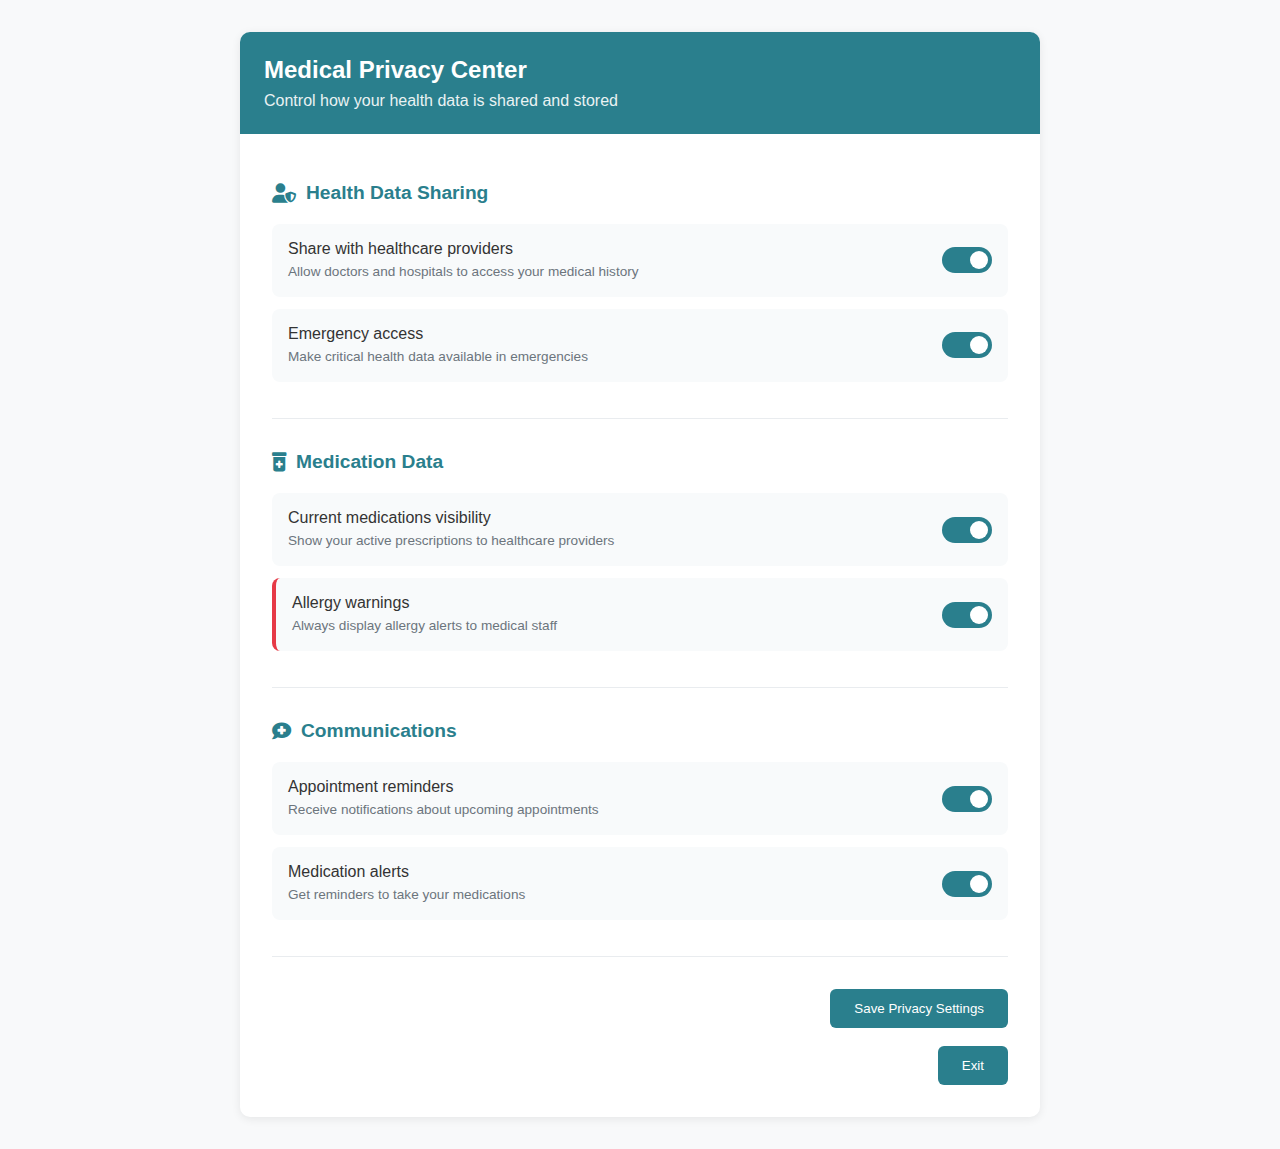
<file: Privacy.html>
<!DOCTYPE html>
<html lang="en">
<head>
    <meta charset="UTF-8">
    <meta name="viewport" content="width=device-width, initial-scale=1.0">
    <title> Privacy Setting </title>
    <link rel="stylesheet" href="https://cdnjs.cloudflare.com/ajax/libs/font-awesome/6.0.0/css/all.min.css">
    <style>
        :root {
            --medical-primary: #2a7f8d;
            --medical-secondary: #d4edf4;
            --medical-alert: #e63946;
        }
        
        body {
            font-family: 'Roboto', sans-serif;
            background-color: #f8f9fa;
            color: #333;
        }
        
        .medical-container {
            max-width: 800px;
            margin: 2rem auto;
            background: white;
            border-radius: 10px;
            box-shadow: 0 2px 10px rgba(0,0,0,0.08);
            overflow: hidden;
        }
        
        .medical-header {
            background-color: var(--medical-primary);
            color: white;
            padding: 1.5rem;
        }
        
        .medical-title {
            margin: 0;
            font-size: 1.5rem;
        }
        
        .medical-subtitle {
            opacity: 0.9;
            font-weight: 400;
            margin: 0.5rem 0 0;
        }
        
        .medical-settings {
            padding: 2rem;
        }
        
        .setting-group {
            margin-bottom: 2rem;
            border-bottom: 1px solid #e9ecef;
            padding-bottom: 1.5rem;
        }
        
        .setting-group:last-child {
            border-bottom: none;
        }
        
        .group-title {
            color: var(--medical-primary);
            margin-bottom: 1.25rem;
            font-size: 1.2rem;
            display: flex;
            align-items: center;
        }
        
        .group-title i {
            margin-right: 10px;
        }
        
        .medical-setting {
            display: flex;
            justify-content: space-between;
            align-items: center;
            padding: 1rem;
            background-color: #f8fafb;
            border-radius: 8px;
            margin-bottom: 0.75rem;
        }
        
        .setting-info {
            flex: 1;
        }
        
        .setting-name {
            font-weight: 500;
            margin-bottom: 0.25rem;
        }
        
        .setting-desc {
            color: #6c757d;
            font-size: 0.85rem;
            line-height: 1.4;
        }
        
        .medical-toggle {
            position: relative;
            display: inline-block;
            width: 50px;
            height: 26px;
            margin-left: 1rem;
        }
        
        .medical-toggle input {
            opacity: 0;
            width: 0;
            height: 0;
        }
        
        .medical-slider {
            position: absolute;
            cursor: pointer;
            top: 0;
            left: 0;
            right: 0;
            bottom: 0;
            background-color: #ccc;
            transition: .4s;
            border-radius: 34px;
        }
        
        .medical-slider:before {
            position: absolute;
            content: "";
            height: 18px;
            width: 18px;
            left: 4px;
            bottom: 4px;
            background-color: white;
            transition: .4s;
            border-radius: 50%;
        }
        
        input:checked + .medical-slider {
            background-color: var(--medical-primary);
        }
        
        input:checked + .medical-slider:before {
            transform: translateX(24px);
        }
        
        .btn-medical {
            background-color: var(--medical-primary);
            color: white;
            border: none;
            padding: 0.75rem 1.5rem;
            border-radius: 6px;
            font-weight: 500;
            cursor: pointer;
            display: block;
            margin-left: auto;
            transition: background 0.2s;
        }
        
        .btn-medical:hover {
            background-color: #1d6a77;
        }
        
        .alert-setting {
            border-left: 4px solid var(--medical-alert);
        }
    </style>
</head>
<body>
    <div class="medical-container">
        <div class="medical-header">
            <h1 class="medical-title">Medical Privacy Center</h1>
            <p class="medical-subtitle">Control how your health data is shared and stored</p>
        </div>
        
        <div class="medical-settings">
            <div class="setting-group">
                <h2 class="group-title"><i class="fas fa-user-shield"></i> Health Data Sharing</h2>
                
                <div class="medical-setting">
                    <div class="setting-info">
                        <div class="setting-name">Share with healthcare providers</div>
                        <div class="setting-desc">Allow doctors and hospitals to access your medical history</div>
                    </div>
                    <label class="medical-toggle">
                        <input type="checkbox" checked>
                        <span class="medical-slider"></span>
                    </label>
                </div>
                
                <div class="medical-setting">
                    <div class="setting-info">
                        <div class="setting-name">Emergency access</div>
                        <div class="setting-desc">Make critical health data available in emergencies</div>
                    </div>
                    <label class="medical-toggle">
                        <input type="checkbox" checked>
                        <span class="medical-slider"></span>
                    </label>
                </div>
            </div>
            
            <div class="setting-group">
                <h2 class="group-title"><i class="fas fa-prescription-bottle-alt"></i> Medication Data</h2>
                
                <div class="medical-setting">
                    <div class="setting-info">
                        <div class="setting-name">Current medications visibility</div>
                        <div class="setting-desc">Show your active prescriptions to healthcare providers</div>
                    </div>
                    <label class="medical-toggle">
                        <input type="checkbox" checked>
                        <span class="medical-slider"></span>
                    </label>
                </div>
                
                <div class="medical-setting alert-setting">
                    <div class="setting-info">
                        <div class="setting-name">Allergy warnings</div>
                        <div class="setting-desc">Always display allergy alerts to medical staff</div>
                    </div>
                    <label class="medical-toggle">
                        <input type="checkbox" checked disabled>
                        <span class="medical-slider"></span>
                    </label>
                </div>
            </div>
            
            <div class="setting-group">
                <h2 class="group-title"><i class="fas fa-comment-medical"></i> Communications</h2>
                
                <div class="medical-setting">
                    <div class="setting-info">
                        <div class="setting-name">Appointment reminders</div>
                        <div class="setting-desc">Receive notifications about upcoming appointments</div>
                    </div>
                    <label class="medical-toggle">
                        <input type="checkbox" checked>
                        <span class="medical-slider"></span>
                    </label>
                </div>
                
                <div class="medical-setting">
                    <div class="setting-info">
                        <div class="setting-name">Medication alerts</div>
                        <div class="setting-desc">Get reminders to take your medications</div>
                    </div>
                    <label class="medical-toggle">
                        <input type="checkbox" checked>
                        <span class="medical-slider"></span>
                    </label>
                </div>
            </div>
            
            <button class="btn-medical">Save Privacy Settings</button>
            <br>
            <button onclick="window.location.href='Index.html'" class="btn-medical"> Exit </button>
            </a>
        </div>
    </div>
</body>
</html>
</file>
